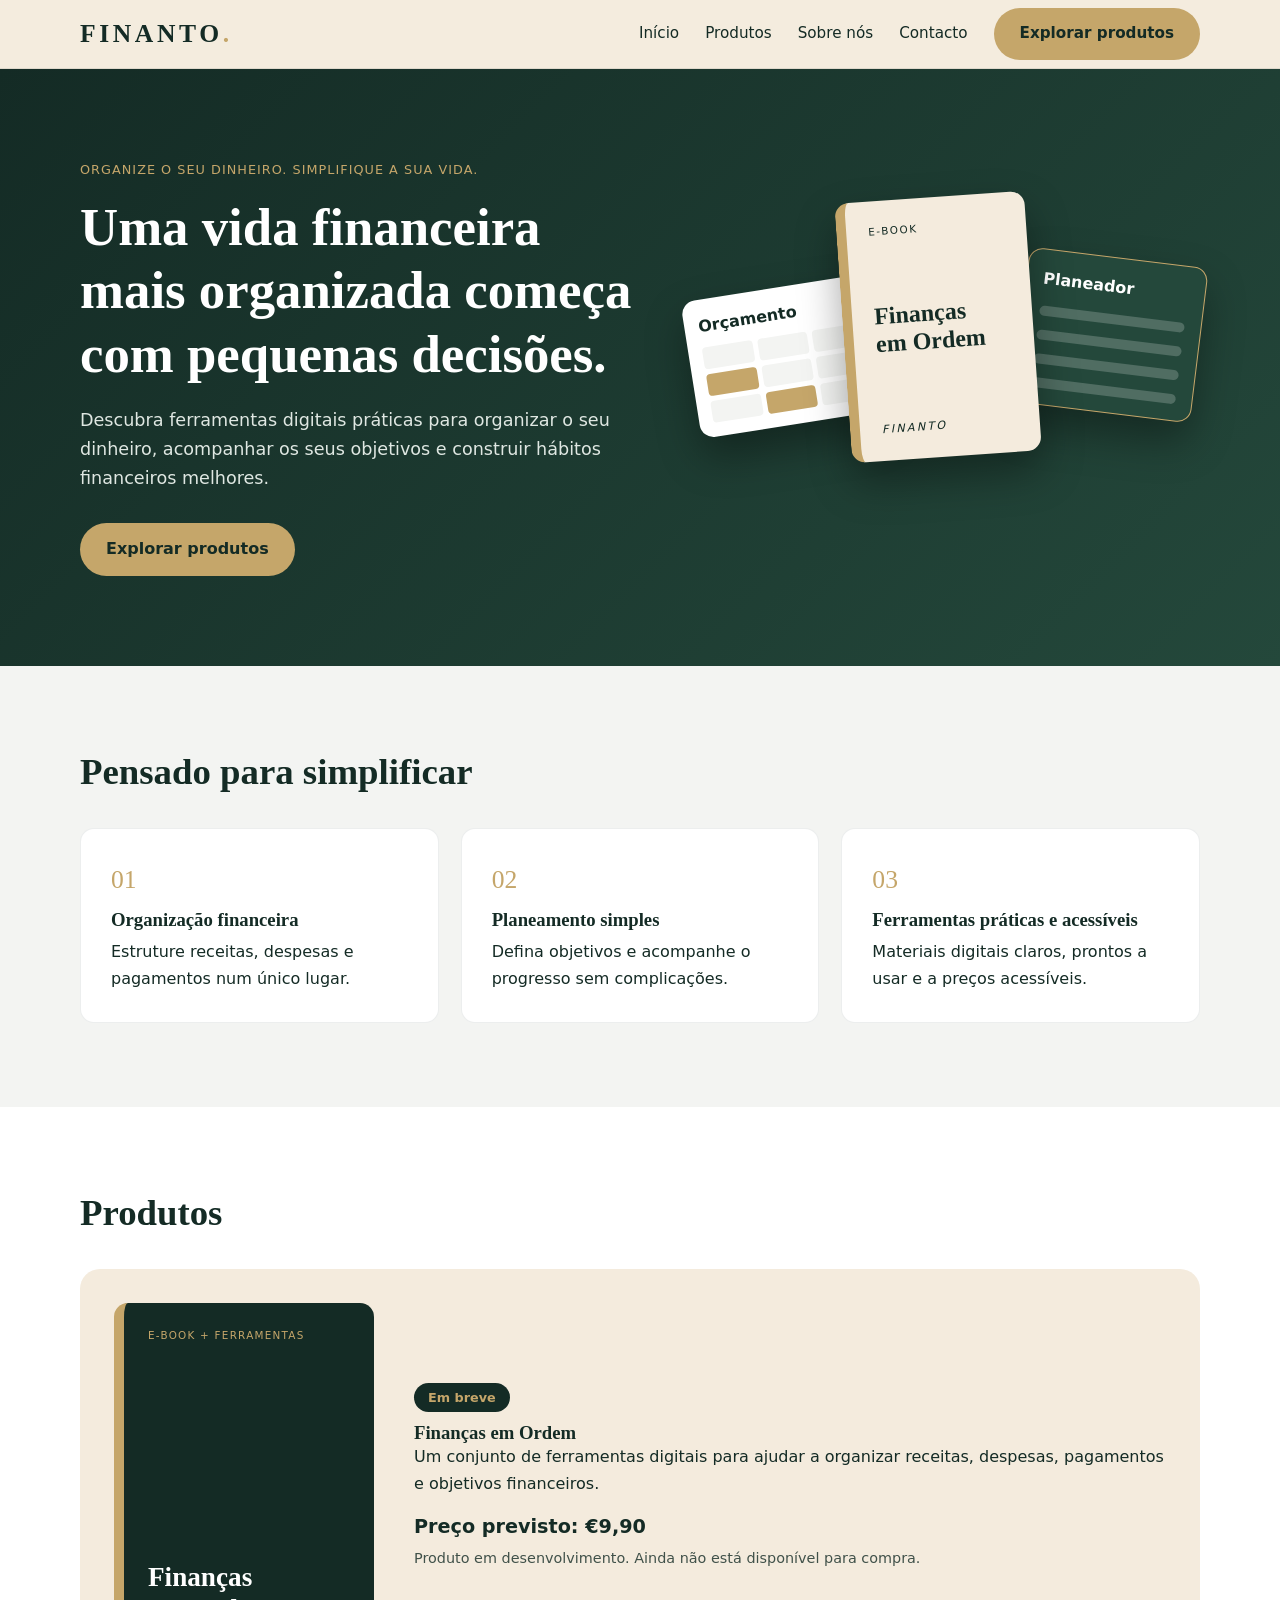
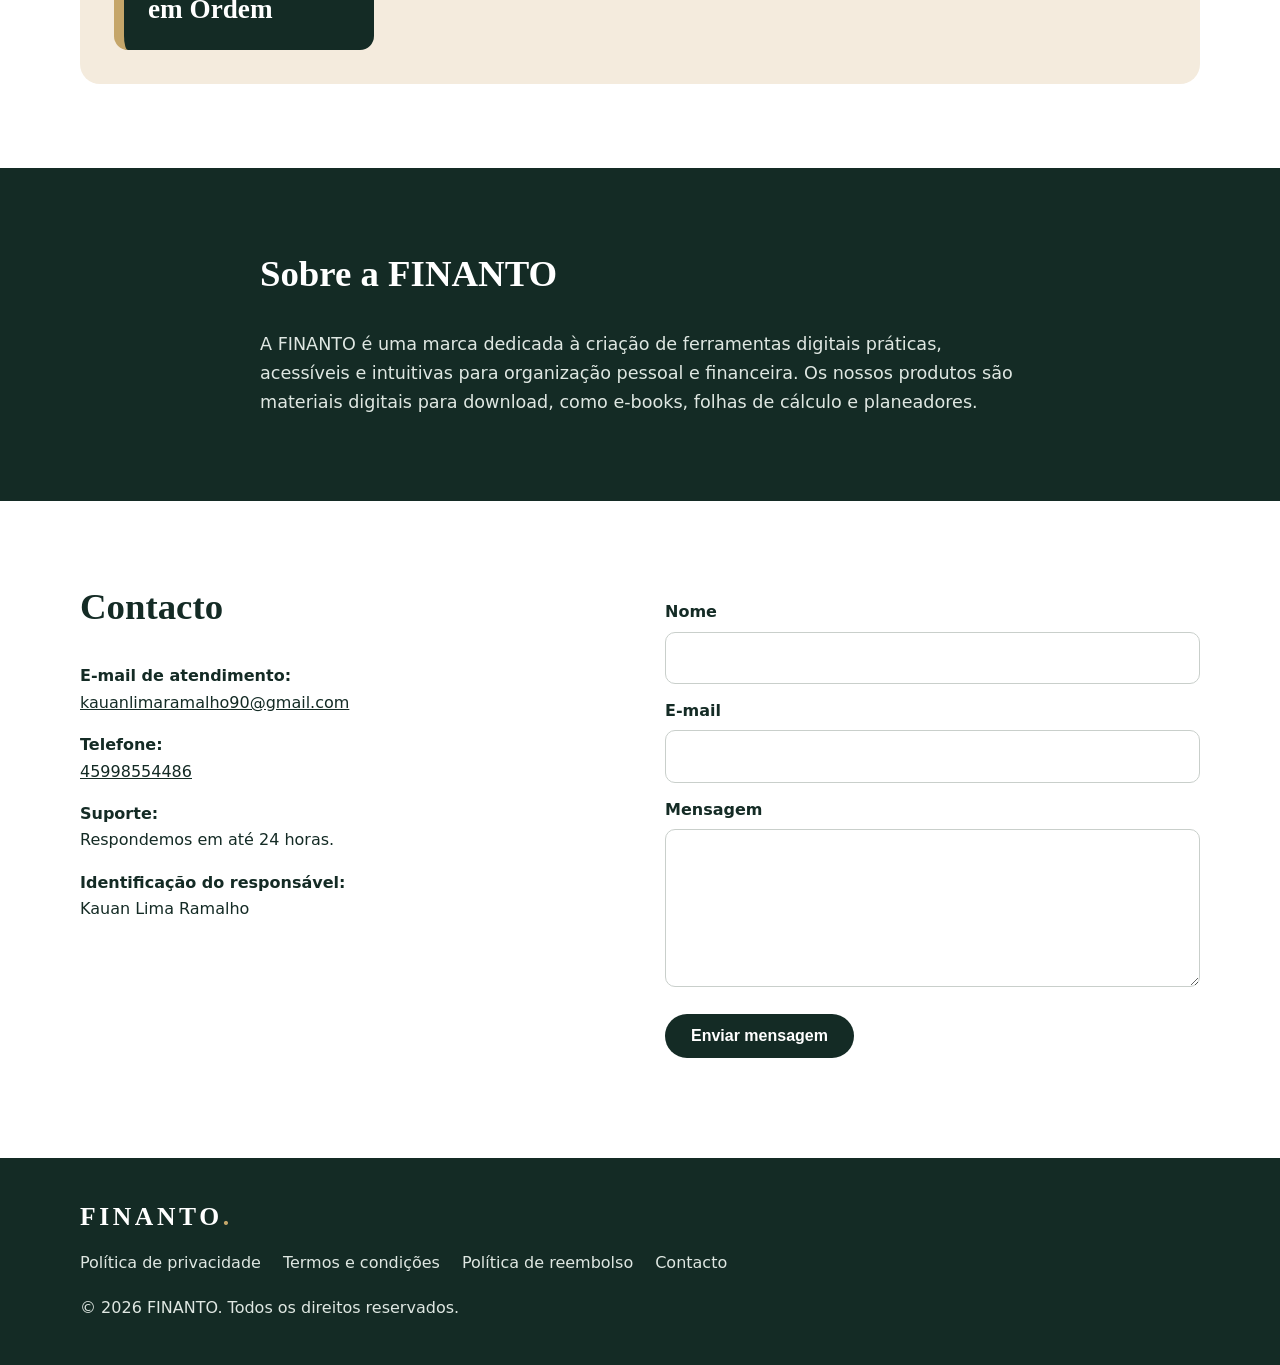
<file: index.html>
<!DOCTYPE html>
<html lang="pt-PT">
<head>
  <meta charset="UTF-8">
  <meta name="viewport" content="width=device-width, initial-scale=1">
  <title>FINANTO | Produtos digitais para organizar o seu dinheiro</title>
  <meta name="description" content="A FINANTO cria ferramentas digitais práticas e acessíveis para organização pessoal e financeira: e-books, folhas de cálculo e planeadores.">
  <meta property="og:title" content="FINANTO">
  <meta property="og:description" content="Organize o seu dinheiro. Simplifique a sua vida.">
  <meta property="og:type" content="website">
  <meta name="theme-color" content="#142B25">
  <link rel="stylesheet" href="styles.css">
</head>
<body>
  <a class="skip" href="#principal">Saltar para o conteúdo</a>

  <!-- CABEÇALHO -->
  <header class="site-header">
    <div class="container bar">
      <a class="logo" href="index.html" aria-label="FINANTO, página inicial">FINANTO<span>.</span></a>
      <button class="menu-btn" aria-expanded="false" aria-controls="nav" aria-label="Abrir menu">☰</button>
      <nav id="nav" class="nav" aria-label="Principal">
        <a href="#inicio">Início</a>
        <a href="#produtos">Produtos</a>
        <a href="#sobre">Sobre nós</a>
        <a href="#contacto">Contacto</a>
        <a class="btn btn-gold" href="#produtos">Explorar produtos</a>
      </nav>
    </div>
  </header>

  <main id="principal">
    <!-- HERO -->
    <section id="inicio" class="hero">
      <div class="container hero-grid">
        <div>
          <p class="eyebrow">Organize o seu dinheiro. Simplifique a sua vida.</p>
          <h1>Uma vida financeira mais organizada começa com pequenas decisões.</h1>
          <p class="lead">Descubra ferramentas digitais práticas para organizar o seu dinheiro, acompanhar os seus objetivos e construir hábitos financeiros melhores.</p>
          <a class="btn btn-gold" href="#produtos">Explorar produtos</a>
        </div>
        <!-- Mockups feitos só com CSS -->
        <div class="mockups" aria-hidden="true">
          <div class="m-planner"><b>Planeador</b><i></i><i></i><i></i><i></i></div>
          <div class="m-sheet"><b>Orçamento</b><div class="grid"><u></u><u></u><u></u><u></u><u></u><u></u><u></u><u></u><u></u></div></div>
          <div class="m-book"><small>E-BOOK</small><strong>Finanças<br>em Ordem</strong><em>FINANTO</em></div>
        </div>
      </div>
    </section>

    <!-- BENEFÍCIOS -->
    <section class="section alt" aria-labelledby="t-ben">
      <div class="container">
        <h2 id="t-ben">Pensado para simplificar</h2>
        <div class="cards">
          <article class="card"><span class="num">01</span><h3>Organização financeira</h3><p>Estruture receitas, despesas e pagamentos num único lugar.</p></article>
          <article class="card"><span class="num">02</span><h3>Planeamento simples</h3><p>Defina objetivos e acompanhe o progresso sem complicações.</p></article>
          <article class="card"><span class="num">03</span><h3>Ferramentas práticas e acessíveis</h3><p>Materiais digitais claros, prontos a usar e a preços acessíveis.</p></article>
        </div>
      </div>
    </section>

    <!-- PRODUTOS -->
    <section id="produtos" class="section" aria-labelledby="t-prod">
      <div class="container">
        <h2 id="t-prod">Produtos</h2>
        <article class="product">
          <div class="cover" aria-hidden="true"><small>E-BOOK + FERRAMENTAS</small><strong>Finanças<br>em Ordem</strong></div>
          <div>
            <span class="badge">Em breve</span>
            <h3>Finanças em Ordem</h3>
            <p>Um conjunto de ferramentas digitais para ajudar a organizar receitas, despesas, pagamentos e objetivos financeiros.</p>
            <p class="price">Preço previsto: €9,90</p>
            <p class="note">Produto em desenvolvimento. Ainda não está disponível para compra.</p>
          </div>
        </article>
      </div>
    </section>

    <!-- SOBRE -->
    <section id="sobre" class="section dark" aria-labelledby="t-sobre">
      <div class="container narrow">
        <h2 id="t-sobre">Sobre a FINANTO</h2>
        <p>A FINANTO é uma marca dedicada à criação de ferramentas digitais práticas, acessíveis e intuitivas para organização pessoal e financeira. Os nossos produtos são materiais digitais para download, como e-books, folhas de cálculo e planeadores.</p>
      </div>
    </section>

    <!-- CONTACTO -->
    <section id="contacto" class="section" aria-labelledby="t-cont">
      <div class="container contact">
        <div>
          <h2 id="t-cont">Contacto</h2>
          <p><strong>E-mail de atendimento:</strong><br><span id="email-txt"><a href="mailto:kauanlimaramalho90@gmail.com">kauanlimaramalho90@gmail.com</a></span></p>
          <p><strong>Telefone:</strong><br><a href="tel:+5545998554486">45998554486</a></p>
          <p><strong>Suporte:</strong><br>Respondemos em até 24 horas.</p>
          <p><strong>Identificação do responsável:</strong><br>Kauan Lima Ramalho</p>
        </div>
        <form id="form" novalidate>
          <label for="nome">Nome</label>
          <input id="nome" name="nome" required autocomplete="name">
          <label for="email">E-mail</label>
          <input id="email" name="email" type="email" required autocomplete="email">
          <label for="msg">Mensagem</label>
          <textarea id="msg" name="msg" rows="5" required></textarea>
          <button class="btn btn-dark" type="submit">Enviar mensagem</button>
          <p id="estado" role="status"></p>
        </form>
      </div>
    </section>
  </main>

  <!-- RODAPÉ -->
  <footer class="footer">
    <div class="container foot">
      <a class="logo" href="index.html">FINANTO<span>.</span></a>
      <nav aria-label="Legal">
        <a href="legal.html#privacidade">Política de privacidade</a>
        <a href="legal.html#termos">Termos e condições</a>
        <a href="legal.html#reembolso">Política de reembolso</a>
        <a href="index.html#contacto">Contacto</a>
      </nav>
      <p>© <span class="ano">2026</span> FINANTO. Todos os direitos reservados.</p>
    </div>
  </footer>
  <script src="script.js"></script>
</body>
</html>
</file>
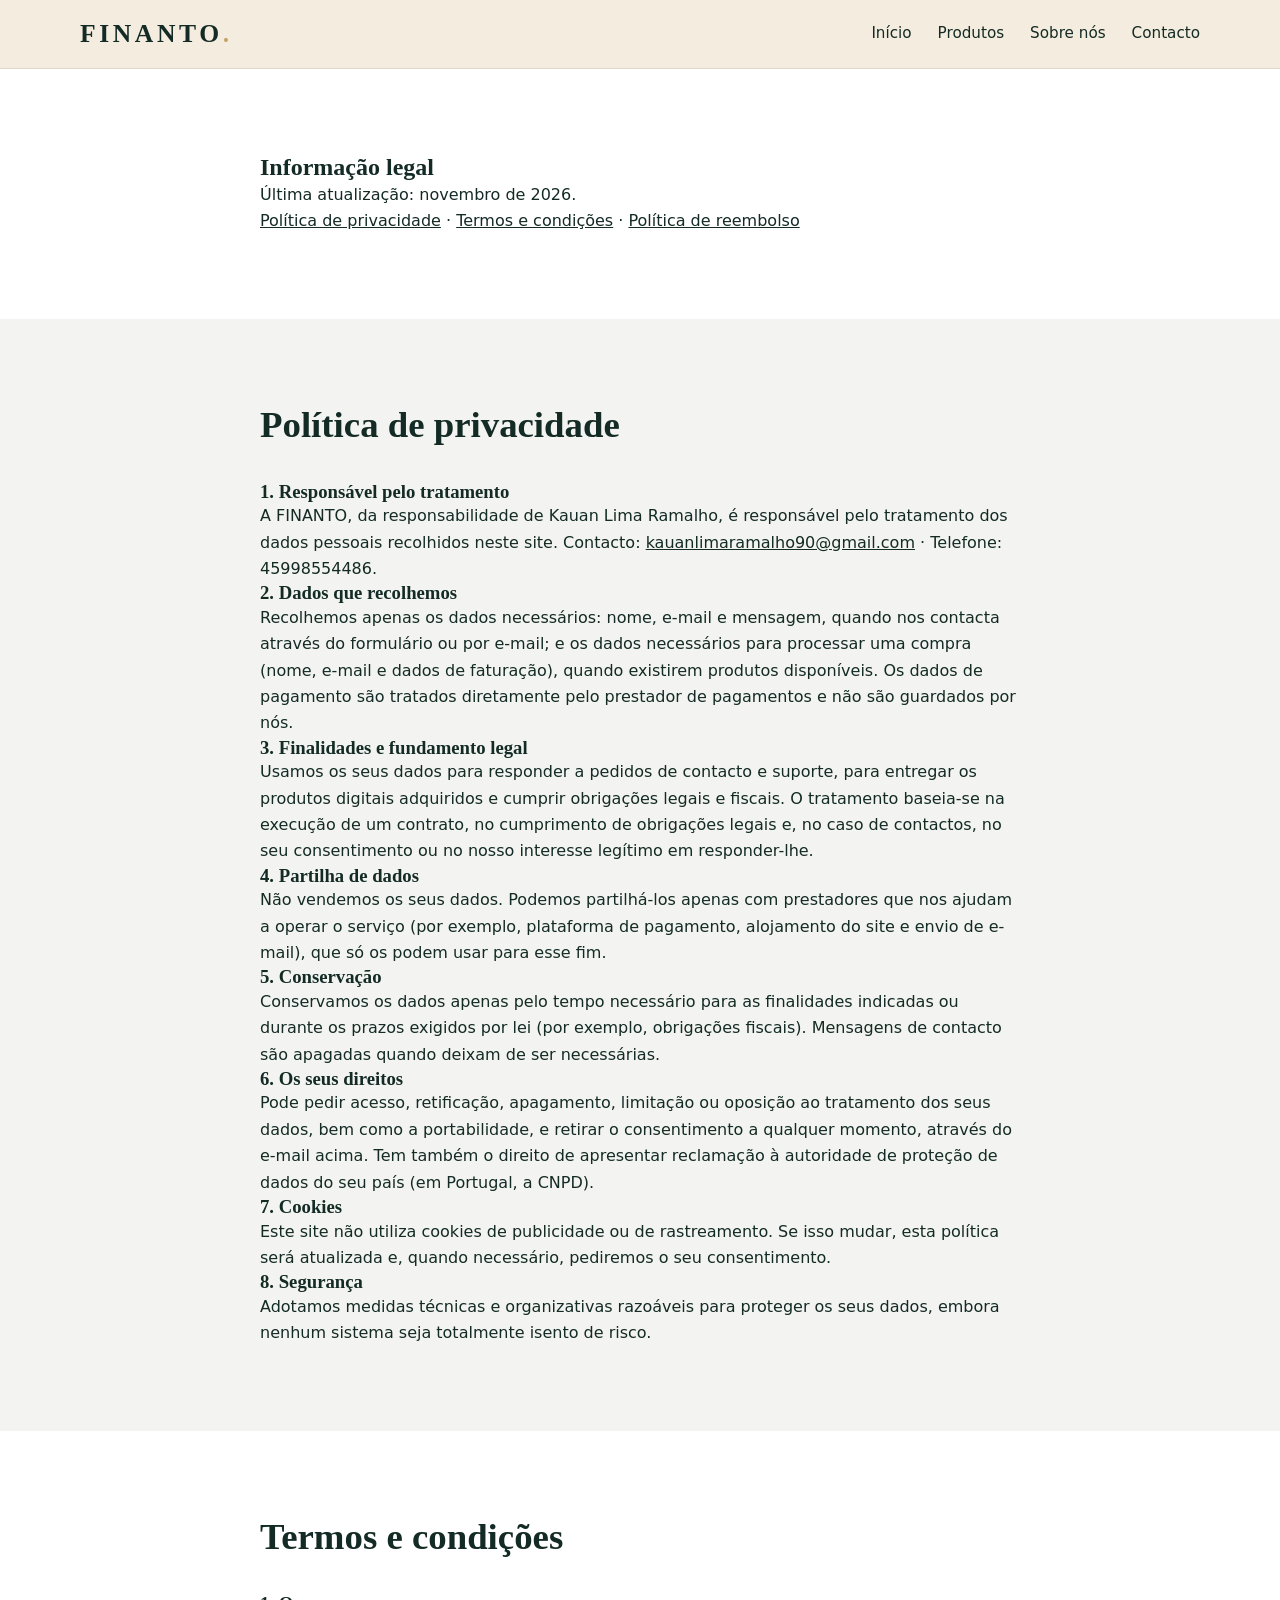
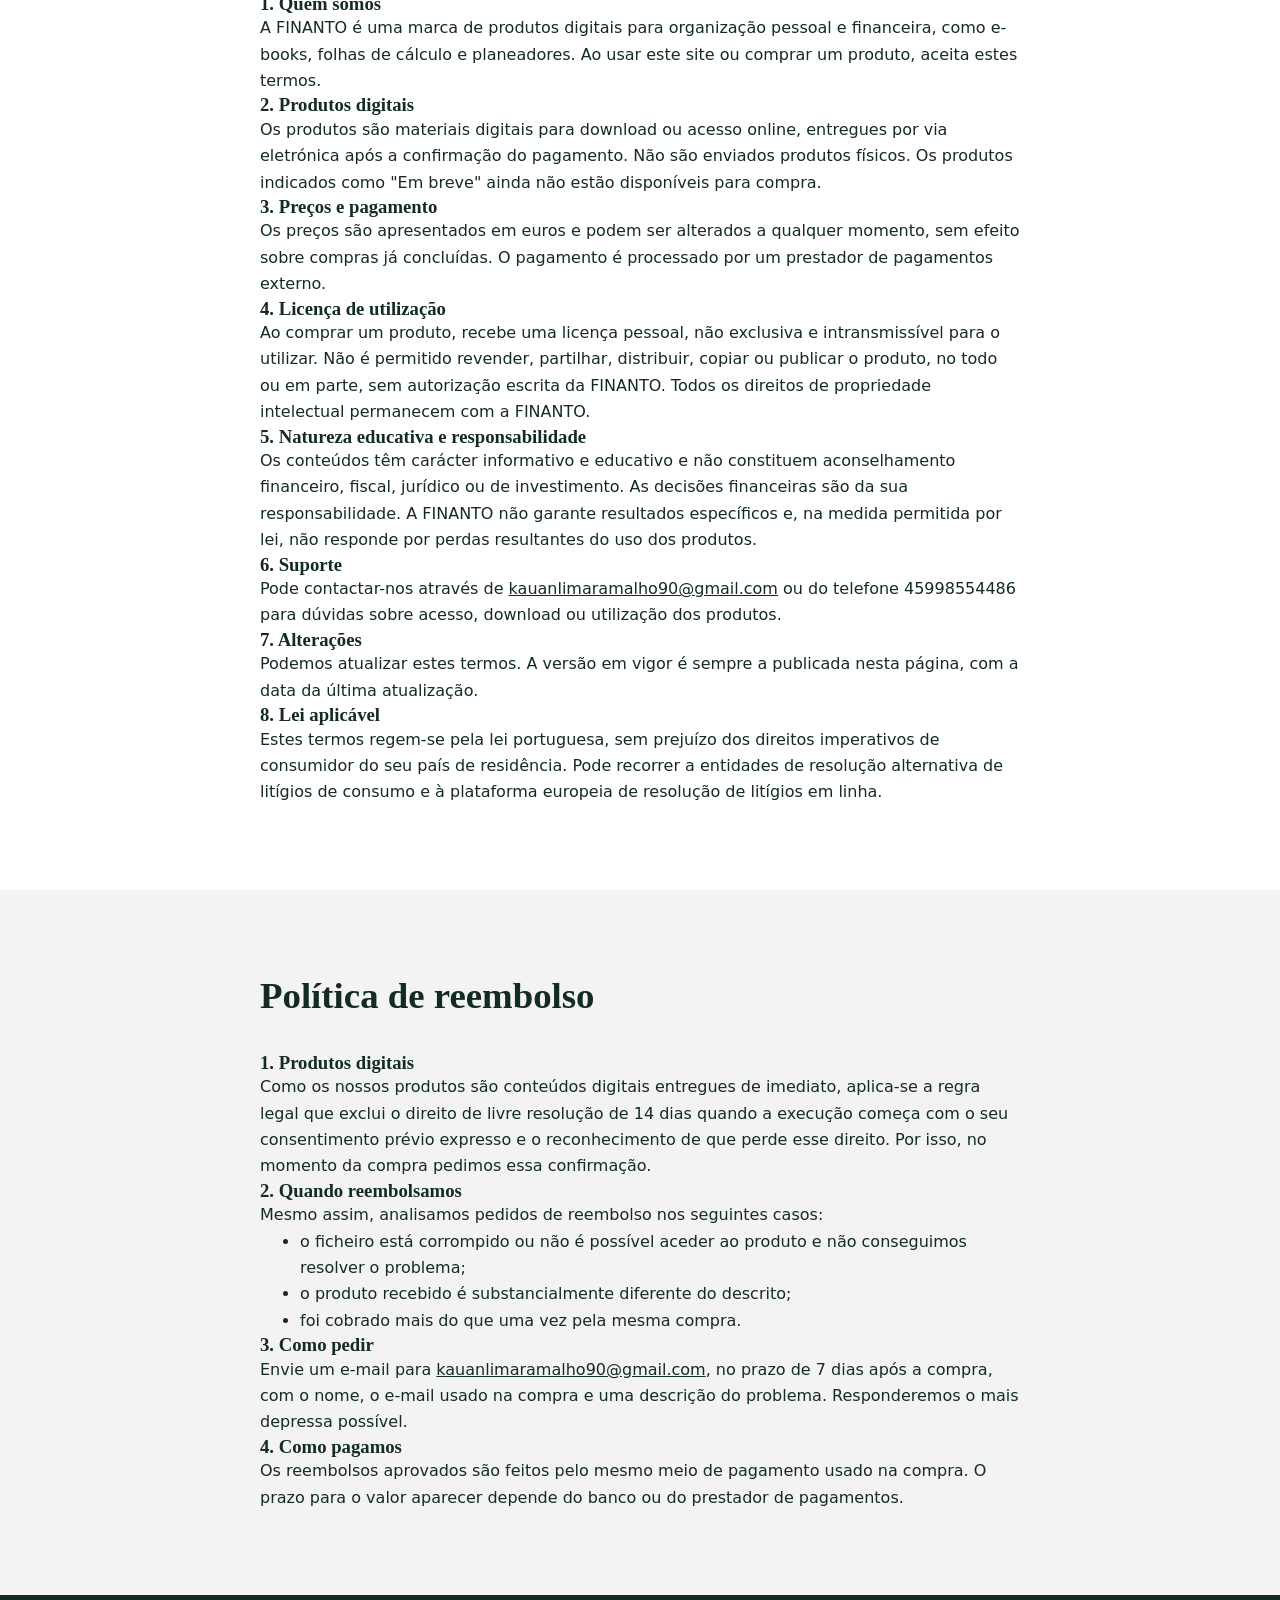
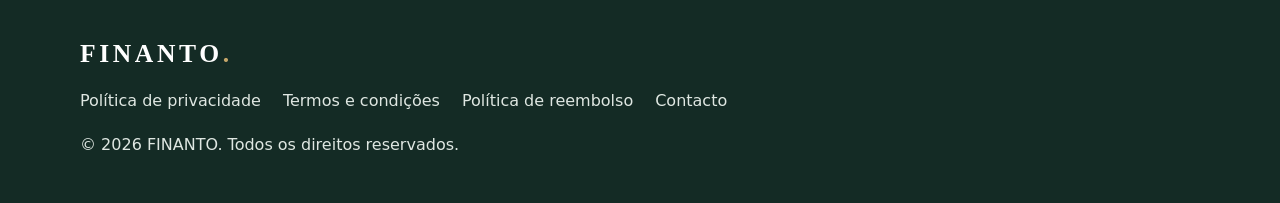
<file: legal.html>
<!DOCTYPE html>
<html lang="pt-PT">
<head>
  <meta charset="UTF-8">
  <meta name="viewport" content="width=device-width, initial-scale=1">
  <title>Informação legal | FINANTO</title>
  <meta name="description" content="Política de privacidade, termos e condições e política de reembolso da FINANTO.">
  <meta name="theme-color" content="#142B25">
  <link rel="stylesheet" href="styles.css">
</head>
<body>
  <a class="skip" href="#principal">Saltar para o conteúdo</a>

  <header class="site-header">
    <div class="container bar">
      <a class="logo" href="index.html" aria-label="FINANTO, página inicial">FINANTO<span>.</span></a>
      <nav id="nav" class="nav" aria-label="Principal">
        <a href="index.html#inicio">Início</a>
        <a href="index.html#produtos">Produtos</a>
        <a href="index.html#sobre">Sobre nós</a>
        <a href="index.html#contacto">Contacto</a>
      </nav>
    </div>
  </header>

  <main id="principal">
    <section class="section">
      <div class="container narrow">
        <h1>Informação legal</h1>
        <p>Última atualização: novembro de 2026.</p>
        <p><a href="#privacidade">Política de privacidade</a> · <a href="#termos">Termos e condições</a> · <a href="#reembolso">Política de reembolso</a></p>
      </div>
    </section>

    <!-- POLÍTICA DE PRIVACIDADE -->
    <section id="privacidade" class="section alt" aria-labelledby="t-priv">
      <div class="container narrow">
        <h2 id="t-priv">Política de privacidade</h2>

        <h3>1. Responsável pelo tratamento</h3>
        <p>A FINANTO, da responsabilidade de Kauan Lima Ramalho, é responsável pelo tratamento dos dados pessoais recolhidos neste site. Contacto: <a href="mailto:kauanlimaramalho90@gmail.com">kauanlimaramalho90@gmail.com</a> · Telefone: 45998554486.</p>

        <h3>2. Dados que recolhemos</h3>
        <p>Recolhemos apenas os dados necessários: nome, e-mail e mensagem, quando nos contacta através do formulário ou por e-mail; e os dados necessários para processar uma compra (nome, e-mail e dados de faturação), quando existirem produtos disponíveis. Os dados de pagamento são tratados diretamente pelo prestador de pagamentos e não são guardados por nós.</p>

        <h3>3. Finalidades e fundamento legal</h3>
        <p>Usamos os seus dados para responder a pedidos de contacto e suporte, para entregar os produtos digitais adquiridos e cumprir obrigações legais e fiscais. O tratamento baseia-se na execução de um contrato, no cumprimento de obrigações legais e, no caso de contactos, no seu consentimento ou no nosso interesse legítimo em responder-lhe.</p>

        <h3>4. Partilha de dados</h3>
        <p>Não vendemos os seus dados. Podemos partilhá-los apenas com prestadores que nos ajudam a operar o serviço (por exemplo, plataforma de pagamento, alojamento do site e envio de e-mail), que só os podem usar para esse fim.</p>

        <h3>5. Conservação</h3>
        <p>Conservamos os dados apenas pelo tempo necessário para as finalidades indicadas ou durante os prazos exigidos por lei (por exemplo, obrigações fiscais). Mensagens de contacto são apagadas quando deixam de ser necessárias.</p>

        <h3>6. Os seus direitos</h3>
        <p>Pode pedir acesso, retificação, apagamento, limitação ou oposição ao tratamento dos seus dados, bem como a portabilidade, e retirar o consentimento a qualquer momento, através do e-mail acima. Tem também o direito de apresentar reclamação à autoridade de proteção de dados do seu país (em Portugal, a CNPD).</p>

        <h3>7. Cookies</h3>
        <p>Este site não utiliza cookies de publicidade ou de rastreamento. Se isso mudar, esta política será atualizada e, quando necessário, pediremos o seu consentimento.</p>

        <h3>8. Segurança</h3>
        <p>Adotamos medidas técnicas e organizativas razoáveis para proteger os seus dados, embora nenhum sistema seja totalmente isento de risco.</p>
      </div>
    </section>

    <!-- TERMOS E CONDIÇÕES -->
    <section id="termos" class="section" aria-labelledby="t-termos">
      <div class="container narrow">
        <h2 id="t-termos">Termos e condições</h2>

        <h3>1. Quem somos</h3>
        <p>A FINANTO é uma marca de produtos digitais para organização pessoal e financeira, como e-books, folhas de cálculo e planeadores. Ao usar este site ou comprar um produto, aceita estes termos.</p>

        <h3>2. Produtos digitais</h3>
        <p>Os produtos são materiais digitais para download ou acesso online, entregues por via eletrónica após a confirmação do pagamento. Não são enviados produtos físicos. Os produtos indicados como "Em breve" ainda não estão disponíveis para compra.</p>

        <h3>3. Preços e pagamento</h3>
        <p>Os preços são apresentados em euros e podem ser alterados a qualquer momento, sem efeito sobre compras já concluídas. O pagamento é processado por um prestador de pagamentos externo.</p>

        <h3>4. Licença de utilização</h3>
        <p>Ao comprar um produto, recebe uma licença pessoal, não exclusiva e intransmissível para o utilizar. Não é permitido revender, partilhar, distribuir, copiar ou publicar o produto, no todo ou em parte, sem autorização escrita da FINANTO. Todos os direitos de propriedade intelectual permanecem com a FINANTO.</p>

        <h3>5. Natureza educativa e responsabilidade</h3>
        <p>Os conteúdos têm carácter informativo e educativo e não constituem aconselhamento financeiro, fiscal, jurídico ou de investimento. As decisões financeiras são da sua responsabilidade. A FINANTO não garante resultados específicos e, na medida permitida por lei, não responde por perdas resultantes do uso dos produtos.</p>

        <h3>6. Suporte</h3>
        <p>Pode contactar-nos através de <a href="mailto:kauanlimaramalho90@gmail.com">kauanlimaramalho90@gmail.com</a> ou do telefone 45998554486 para dúvidas sobre acesso, download ou utilização dos produtos.</p>

        <h3>7. Alterações</h3>
        <p>Podemos atualizar estes termos. A versão em vigor é sempre a publicada nesta página, com a data da última atualização.</p>

        <h3>8. Lei aplicável</h3>
        <p>Estes termos regem-se pela lei portuguesa, sem prejuízo dos direitos imperativos de consumidor do seu país de residência. Pode recorrer a entidades de resolução alternativa de litígios de consumo e à plataforma europeia de resolução de litígios em linha.</p>
      </div>
    </section>

    <!-- POLÍTICA DE REEMBOLSO -->
    <section id="reembolso" class="section alt" aria-labelledby="t-reemb">
      <div class="container narrow">
        <h2 id="t-reemb">Política de reembolso</h2>

        <h3>1. Produtos digitais</h3>
        <p>Como os nossos produtos são conteúdos digitais entregues de imediato, aplica-se a regra legal que exclui o direito de livre resolução de 14 dias quando a execução começa com o seu consentimento prévio expresso e o reconhecimento de que perde esse direito. Por isso, no momento da compra pedimos essa confirmação.</p>

        <h3>2. Quando reembolsamos</h3>
        <p>Mesmo assim, analisamos pedidos de reembolso nos seguintes casos:</p>
        <ul>
          <li>o ficheiro está corrompido ou não é possível aceder ao produto e não conseguimos resolver o problema;</li>
          <li>o produto recebido é substancialmente diferente do descrito;</li>
          <li>foi cobrado mais do que uma vez pela mesma compra.</li>
        </ul>

        <h3>3. Como pedir</h3>
        <p>Envie um e-mail para <a href="mailto:kauanlimaramalho90@gmail.com">kauanlimaramalho90@gmail.com</a>, no prazo de 7 dias após a compra, com o nome, o e-mail usado na compra e uma descrição do problema. Responderemos o mais depressa possível.</p>

        <h3>4. Como pagamos</h3>
        <p>Os reembolsos aprovados são feitos pelo mesmo meio de pagamento usado na compra. O prazo para o valor aparecer depende do banco ou do prestador de pagamentos.</p>
      </div>
    </section>
  </main>

  <footer class="footer">
    <div class="container foot">
      <a class="logo" href="index.html">FINANTO<span>.</span></a>
      <nav aria-label="Legal">
        <a href="legal.html#privacidade">Política de privacidade</a>
        <a href="legal.html#termos">Termos e condições</a>
        <a href="legal.html#reembolso">Política de reembolso</a>
        <a href="index.html#contacto">Contacto</a>
      </nav>
      <p>© <span class="ano">2026</span> FINANTO. Todos os direitos reservados.</p>
    </div>
  </footer>
  <script src="script.js"></script>
</body>
</html>
</file>
<file: styles.css>
/* FINANTO - estilos. Cores definidas como variáveis para fácil edição. */
:root{--g1:#142B25;--g2:#24483B;--beige:#F4EBDD;--white:#fff;--soft:#F3F4F2;--gold:#C5A66A;--r:14px}
*{box-sizing:border-box;margin:0}
html{scroll-behavior:smooth;scroll-padding-top:80px}
body{font-family:system-ui,-apple-system,"Segoe UI",Roboto,sans-serif;color:var(--g1);background:var(--white);line-height:1.65}
h1,h2,h3,.logo,.cover strong,.m-book strong{font-family:Georgia,"Times New Roman",serif;line-height:1.2}
a{color:inherit}
.container{width:min(1120px,92%);margin:auto}
.narrow{max-width:760px}
.skip{position:absolute;left:-999px}.skip:focus{left:8px;top:8px;background:#fff;padding:8px;z-index:99}
:focus-visible{outline:3px solid var(--gold);outline-offset:2px}

/* Cabeçalho */
.site-header{position:sticky;top:0;z-index:20;background:rgba(244,235,221,.95);backdrop-filter:blur(8px);border-bottom:1px solid rgba(20,43,37,.1)}
.bar{display:flex;align-items:center;justify-content:space-between;min-height:68px}
.logo{font-size:1.6rem;font-weight:700;letter-spacing:.14em;text-decoration:none}
.logo span{color:var(--gold)}
.nav{display:flex;align-items:center;gap:26px}
.nav a{text-decoration:none;font-size:.95rem}
.menu-btn{display:none;background:none;border:1px solid var(--g1);border-radius:8px;font-size:1.3rem;padding:4px 12px;cursor:pointer;color:var(--g1)}

/* Botões */
.btn{display:inline-block;padding:13px 26px;border-radius:999px;font-weight:600;text-decoration:none;border:0;cursor:pointer;font-size:1rem;transition:transform .2s}
.btn:hover{transform:translateY(-2px)}
.btn-gold{background:var(--gold);color:var(--g1)!important}
.btn-dark{background:var(--g1);color:#fff}

/* Hero */
.hero{background:linear-gradient(135deg,var(--g1),var(--g2));color:#fff;padding:90px 0}
.hero-grid{display:grid;grid-template-columns:1.1fr 1fr;gap:50px;align-items:center}
.eyebrow{color:var(--gold);letter-spacing:.08em;text-transform:uppercase;font-size:.8rem;margin-bottom:16px}
.hero h1{font-size:clamp(2rem,4.6vw,3.3rem);margin-bottom:20px}
.lead{color:#dfe7e2;font-size:1.1rem;margin-bottom:30px}

/* Mockups */
.mockups{position:relative;height:340px}
.mockups>div{position:absolute;border-radius:var(--r);box-shadow:0 20px 40px rgba(0,0,0,.35)}
.m-book{left:30%;top:0;width:190px;height:260px;background:var(--beige);color:var(--g1);padding:22px;display:flex;flex-direction:column;justify-content:space-between;transform:rotate(-4deg);border-left:10px solid var(--gold);z-index:2}
.m-book small{letter-spacing:.15em;font-size:.65rem}.m-book strong{font-size:1.5rem}.m-book em{font-size:.7rem;letter-spacing:.2em}
.m-sheet{left:0;top:90px;width:190px;background:#fff;color:var(--g1);padding:14px;transform:rotate(-9deg)}
.m-sheet .grid{display:grid;grid-template-columns:repeat(3,1fr);gap:5px;margin-top:8px}
.m-sheet u{height:22px;background:var(--soft);border-radius:4px}.m-sheet u:nth-child(4n){background:var(--gold)}
.m-planner{right:0;top:60px;width:180px;background:var(--g2);border:1px solid var(--gold);color:#fff;padding:16px;transform:rotate(7deg)}
.m-planner i{display:block;height:10px;margin-top:14px;background:rgba(255,255,255,.2);border-radius:5px}

/* Secções */
.section{padding:84px 0}
.section h2{font-size:clamp(1.7rem,3vw,2.3rem);margin-bottom:34px}
.alt{background:var(--soft)}
.dark{background:var(--g1);color:#fff}.dark p{color:#dfe7e2;font-size:1.1rem}
.cards{display:grid;grid-template-columns:repeat(3,1fr);gap:22px}
.card{background:#fff;padding:30px;border-radius:var(--r);border:1px solid rgba(20,43,37,.08)}
.card .num{color:var(--gold);font-family:Georgia,serif;font-size:1.6rem}
.card h3{margin:8px 0}

/* Produto */
.product{display:grid;grid-template-columns:260px 1fr;gap:40px;align-items:center;background:var(--beige);padding:34px;border-radius:20px}
.cover{background:var(--g1);color:#fff;border-radius:var(--r);aspect-ratio:3/4;padding:24px;display:flex;flex-direction:column;justify-content:space-between;border-left:10px solid var(--gold)}
.cover small{color:var(--gold);letter-spacing:.12em;font-size:.65rem}.cover strong{font-size:1.7rem}
.badge{display:inline-block;background:var(--g1);color:var(--gold);padding:4px 14px;border-radius:999px;font-size:.8rem;font-weight:700;margin-bottom:10px}
.price{font-weight:700;font-size:1.2rem;margin:14px 0 4px}
.note{font-size:.9rem;opacity:.8}

/* Contacto */
.contact{display:grid;grid-template-columns:1fr 1fr;gap:50px}
.contact p{margin-bottom:16px}
form label{display:block;font-weight:600;margin:14px 0 6px}
input,textarea{width:100%;padding:12px;border:1px solid #c9cfcb;border-radius:10px;font:inherit;background:#fff}
form .btn{margin-top:18px}
#estado{margin-top:12px;font-weight:600}

/* Legal e rodapé */
.legal{padding:60px 0}.legal section{margin:40px 0}.legal h1,.legal h2{margin-bottom:14px}.legal p{margin-bottom:12px}
.footer{background:var(--g1);color:#dfe7e2;padding:44px 0}
.foot{display:grid;gap:18px}.foot nav{display:flex;flex-wrap:wrap;gap:8px 22px}.foot a{text-decoration:none}.foot .logo{color:#fff}

/* Responsivo */
@media(max-width:860px){
  .hero-grid,.contact,.product,.cards{grid-template-columns:1fr}
  .product .cover{max-width:220px}
  .menu-btn{display:block}
  .nav:not(.open-static){display:none;position:absolute;top:68px;left:0;right:0;background:var(--beige);flex-direction:column;align-items:flex-start;padding:20px 4%;gap:16px}
  .nav.open{display:flex!important}
  .mockups{height:300px;transform:scale(.9)}
}
@media(prefers-reduced-motion:reduce){*{transition:none!important;scroll-behavior:auto!important}}
</file>
